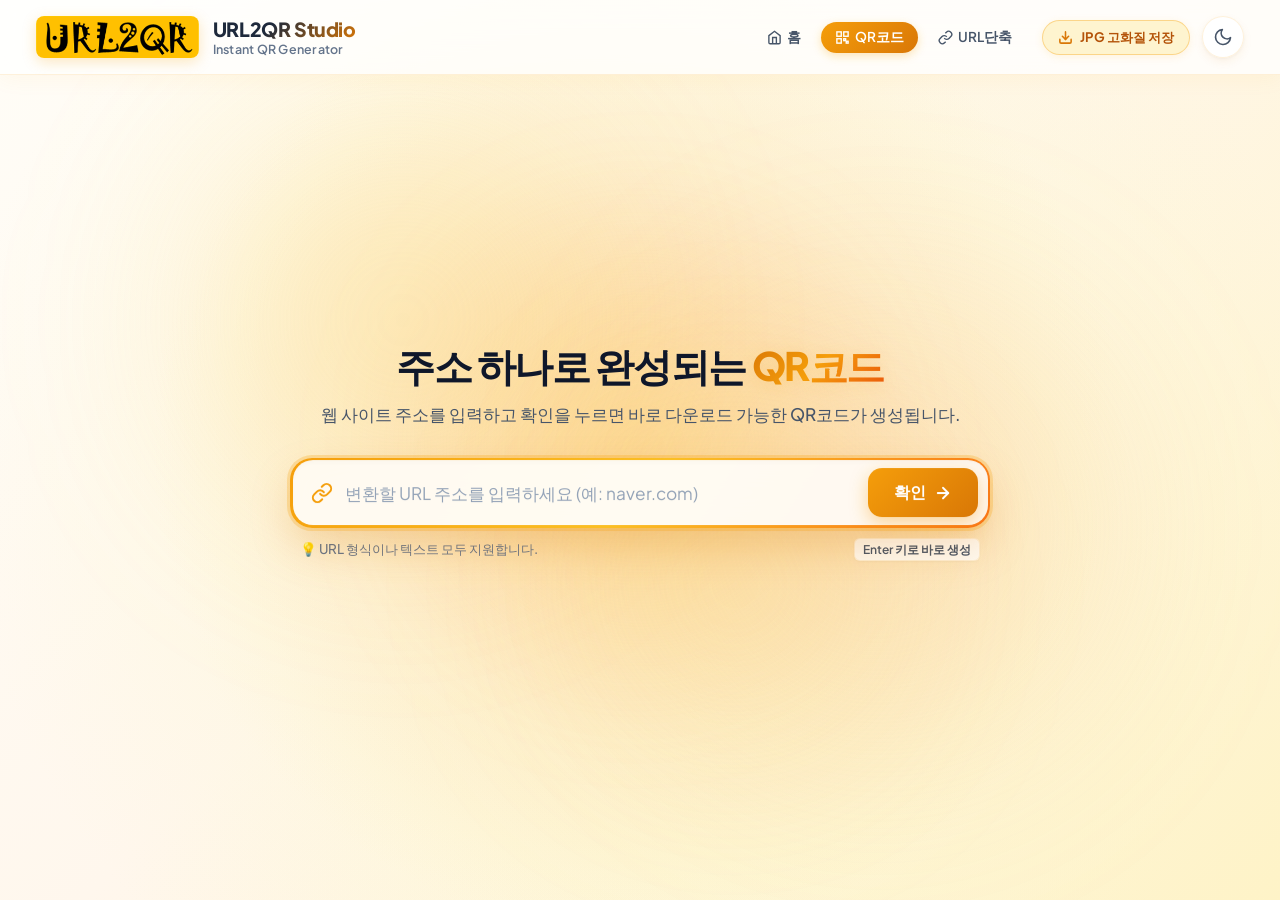
<file: url2qr/index.html>
<!DOCTYPE html>
<html lang="ko">
<head>
  <meta charset="UTF-8">
  <meta name="viewport" content="width=device-width, initial-scale=1.0">
  <meta name="description" content="URL을 입력하면 즉시 QR코드를 생성하고 고화질 JPG로 다운로드할 수 있는 편리하고 빠른 웹 도구입니다.">
  <title>URL2QR - 스마트 QR코드 생성기 & JPG 다운로드</title>
  <link rel="icon" type="image/png" href="img/logo.png">
  <link rel="stylesheet" href="css/style.css">
</head>
<body>
  <!-- Interactive Dynamic Aurora & Cursor Glow Background -->
  <div class="interactive-aurora-bg" id="interactive-aurora-bg" aria-hidden="true">
    <div class="cursor-glow" id="cursor-glow"></div>
    <div class="aurora-orb aurora-orb-1" id="aurora-orb-1"></div>
    <div class="aurora-orb aurora-orb-2" id="aurora-orb-2"></div>
    <div class="aurora-orb aurora-orb-3" id="aurora-orb-3"></div>
  </div>

  <!-- Top Header Navigation -->
  <header class="app-header" id="app-header">
    <a href="#" class="logo-wrapper" id="logo-wrapper" title="홈으로 이동 / 새로고침">
      <img src="img/logo.png" alt="URL2QR 로고" class="logo-img" id="site-logo">
      <div class="logo-text-group">
        <span class="logo-title">URL2QR Studio</span>
        <span class="logo-subtitle">Instant QR Generator</span>
      </div>
    </a>

    <div class="header-right">
      <nav class="nav-menu" aria-label="메인 메뉴">
        <a href="../index.html" class="nav-tab" title="메인 허브 홈으로 이동">
          <svg width="15" height="15" viewBox="0 0 24 24" fill="none" stroke="currentColor" stroke-width="2.2"><path d="M3 9l9-7 9 7v11a2 2 0 0 1-2 2H5a2 2 0 0 1-2-2z"></path><polyline points="9 22 9 12 15 12 15 22"></polyline></svg>
          <span>홈</span>
        </a>
        <a href="index.html" class="nav-tab active" id="nav-btn-qr" title="현재 페이지: QR코드 생성기">
          <svg width="15" height="15" viewBox="0 0 24 24" fill="none" stroke="currentColor" stroke-width="2.2"><rect x="3" y="3" width="7" height="7"></rect><rect x="14" y="3" width="7" height="7"></rect><rect x="3" y="14" width="7" height="7"></rect><rect x="14" y="14" width="3" height="3"></rect><rect x="18" y="18" width="3" height="3"></rect></svg>
          <span>QR코드</span>
        </a>
        <a href="../urlShort/index.html" class="nav-tab" id="nav-btn-short" title="URL 단축기로 이동">
          <svg width="15" height="15" viewBox="0 0 24 24" fill="none" stroke="currentColor" stroke-width="2.2"><path d="M10 13a5 5 0 0 0 7.54.54l3-3a5 5 0 0 0-7.07-7.07l-1.72 1.71"></path><path d="M14 11a5 5 0 0 0-7.54-.54l-3 3a5 5 0 0 0 7.07 7.07l1.71-1.71"></path></svg>
          <span>URL단축</span>
        </a>
      </nav>

      <span class="badge-tag">
        <svg width="15" height="15" viewBox="0 0 24 24" fill="none" stroke="currentColor" stroke-width="2.5" stroke-linecap="round" stroke-linejoin="round">
          <path d="M21 15v4a2 2 0 0 1-2 2H5a2 2 0 0 1-2-2v-4"></path>
          <polyline points="7 10 12 15 17 10"></polyline>
          <line x1="12" y1="15" x2="12" y2="3"></line>
        </svg>
        JPG 고화질 저장
      </span>
      <button type="button" class="theme-toggle-btn" id="theme-toggle" aria-label="테마 변경" title="다크 모드로 전환">
        <svg width="20" height="20" viewBox="0 0 24 24" fill="none" stroke="currentColor" stroke-width="2" stroke-linecap="round" stroke-linejoin="round">
          <path d="M21 12.79A9 9 0 1 1 11.21 3 7 7 0 0 0 21 12.79z"></path>
        </svg>
      </button>
    </div>
  </header>

  <!-- Main Interaction Stage -->
  <main class="main-stage" id="main-stage">
    
    <!-- URL Input Container (Transitions from Center to Bottom) -->
    <section class="input-stage-container" id="input-stage-container" aria-label="URL 입력 영역">
      
      <!-- Stage Hero Header (visible in Center, smoothly fades when moved to bottom) -->
      <div class="stage-hero" id="stage-hero">
        <h1 class="stage-title">
          주소 하나로 완성되는 <span class="gradient-text">QR코드</span>
        </h1>
        <p class="stage-desc">
          웹 사이트 주소를 입력하고 확인을 누르면 바로 다운로드 가능한 QR코드가 생성됩니다.
        </p>
      </div>

      <!-- Input Form -->
      <form class="url-input-form" id="url-form" autocomplete="off">
        <div class="input-glow-wrapper">
          <div class="input-box">
            <span class="input-icon">
              <svg width="22" height="22" viewBox="0 0 24 24" fill="none" stroke="currentColor" stroke-width="2.2" stroke-linecap="round" stroke-linejoin="round">
                <path d="M10 13a5 5 0 0 0 7.54.54l3-3a5 5 0 0 0-7.07-7.07l-1.72 1.71"></path>
                <path d="M14 11a5 5 0 0 0-7.54-.54l-3 3a5 5 0 0 0 7.07 7.07l1.71-1.71"></path>
              </svg>
            </span>
            <input 
              type="text" 
              class="url-input" 
              id="url-input" 
              placeholder="변환할 URL 주소를 입력하세요 (예: naver.com)" 
              aria-label="변환할 URL 입력"
              required
            >
            <button type="button" class="btn-clear" id="btn-clear" aria-label="입력 지우기" title="지우기">
              <svg width="18" height="18" viewBox="0 0 24 24" fill="none" stroke="currentColor" stroke-width="2.5" stroke-linecap="round" stroke-linejoin="round">
                <line x1="18" y1="6" x2="6" y2="18"></line>
                <line x1="6" y1="6" x2="18" y2="18"></line>
              </svg>
            </button>
            <button type="submit" class="btn-submit" id="btn-submit">
              <span>확인</span>
              <svg width="18" height="18" viewBox="0 0 24 24" fill="none" stroke="currentColor" stroke-width="2.5" stroke-linecap="round" stroke-linejoin="round">
                <line x1="5" y1="12" x2="19" y2="12"></line>
                <polyline points="12 5 19 12 12 19"></polyline>
              </svg>
            </button>
          </div>
        </div>

        <div class="input-hint-row">
          <span>💡 URL 형식이나 텍스트 모두 지원합니다.</span>
          <div class="input-hint-shortcuts">
            <span>Enter 키로 바로 생성</span>
          </div>
        </div>
      </form>

      <!-- Bottom Dock Indicator (shown when input moves to bottom) -->
      <div class="bottom-dock-badge" id="bottom-dock-badge">
        <svg width="14" height="14" viewBox="0 0 24 24" fill="none" stroke="currentColor" stroke-width="2" stroke-linecap="round" stroke-linejoin="round">
          <polyline points="23 4 23 10 17 10"></polyline>
          <polyline points="1 20 1 14 7 14"></polyline>
          <path d="M3.51 9a9 9 0 0 1 14.85-3.36L23 10M1 14l4.64 4.36A9 9 0 0 0 20.49 15"></path>
        </svg>
        새로운 URL을 입력하면 실시간으로 QR코드가 업데이트됩니다
      </div>
    </section>

    <!-- Center QR Code Display Section (Visible in Generated State) -->
    <section class="qr-stage-container" id="qr-stage-container" aria-label="생성된 QR코드">
      <div class="qr-card" id="qr-card">
        
        <!-- Target URL Header Chip -->
        <div class="qr-card-header">
          <div class="qr-target-url-chip" title="연결된 URL">
            <svg width="16" height="16" viewBox="0 0 24 24" fill="none" stroke="currentColor" stroke-width="2" stroke-linecap="round" stroke-linejoin="round">
              <path d="M10 13a5 5 0 0 0 7.54.54l3-3a5 5 0 0 0-7.07-7.07l-1.72 1.71"></path>
              <path d="M14 11a5 5 0 0 0-7.54-.54l-3 3a5 5 0 0 0 7.07 7.07l1.71-1.71"></path>
            </svg>
            <span class="qr-target-url-text" id="qr-target-url-text">https://example.com</span>
          </div>
          <button type="button" class="btn-icon-copy" id="btn-copy-url" title="URL 복사" aria-label="URL 복사">
            <svg width="16" height="16" viewBox="0 0 24 24" fill="none" stroke="currentColor" stroke-width="2" stroke-linecap="round" stroke-linejoin="round">
              <rect x="9" y="9" width="13" height="13" rx="2" ry="2"></rect>
              <path d="M5 15H4a2 2 0 0 1-2-2V4a2 2 0 0 1 2-2h9a2 2 0 0 1 2 2v1"></path>
            </svg>
          </button>
        </div>

        <!-- Interactive QR Code Element (Click to download JPG) -->
        <div class="qr-interactive-frame" id="qr-interactive-frame" role="button" tabindex="0" title="QR코드를 클릭하면 고화질 JPG 파일로 다운로드됩니다">
          <div id="qrcode-canvas-container"></div>
          
          <!-- Hover Overlay -->
          <div class="qr-download-overlay" aria-hidden="true">
            <div class="overlay-download-icon">
              <svg width="24" height="24" viewBox="0 0 24 24" fill="none" stroke="currentColor" stroke-width="2.5" stroke-linecap="round" stroke-linejoin="round">
                <path d="M21 15v4a2 2 0 0 1-2 2H5a2 2 0 0 1-2-2v-4"></path>
                <polyline points="7 10 12 15 17 10"></polyline>
                <line x1="12" y1="15" x2="12" y2="3"></line>
              </svg>
            </div>
            <span class="overlay-text">클릭하여 JPG 다운로드</span>
            <span class="overlay-subtext">선명한 고해상도 인쇄용</span>
          </div>
        </div>

        <!-- QR Card Action & Instruction -->
        <div class="qr-card-footer">
          <p class="qr-click-instruction">
            <svg width="16" height="16" viewBox="0 0 24 24" fill="none" stroke="currentColor" stroke-width="2.5" stroke-linecap="round" stroke-linejoin="round" style="color: var(--primary);">
              <polyline points="20 6 9 17 4 12"></polyline>
            </svg>
            <span><strong>QR코드</strong>를 클릭하면 고화질 <strong>JPG 파일</strong>로 다운로드됩니다.</span>
          </p>

          <button type="button" class="btn-download-action" id="btn-download-action">
            <svg width="18" height="18" viewBox="0 0 24 24" fill="none" stroke="currentColor" stroke-width="2.2" stroke-linecap="round" stroke-linejoin="round">
              <path d="M21 15v4a2 2 0 0 1-2 2H5a2 2 0 0 1-2-2v-4"></path>
              <polyline points="7 10 12 15 17 10"></polyline>
              <line x1="12" y1="15" x2="12" y2="3"></line>
            </svg>
            JPG 파일 다운로드
          </button>

          <button type="button" class="btn-reset-view" id="btn-reset-view">
            <svg width="14" height="14" viewBox="0 0 24 24" fill="none" stroke="currentColor" stroke-width="2" stroke-linecap="round" stroke-linejoin="round">
              <line x1="19" y1="12" x2="5" y2="12"></line>
              <polyline points="12 19 5 12 12 5"></polyline>
            </svg>
            처음 화면으로 돌아가기
          </button>
        </div>

      </div>
    </section>

  </main>

  <!-- Global Toast Feedback -->
  <div class="toast-container" id="toast" role="status" aria-live="polite">
    <span class="toast-icon">
      <svg width="18" height="18" viewBox="0 0 24 24" fill="none" stroke="currentColor" stroke-width="2.5" stroke-linecap="round" stroke-linejoin="round">
        <path d="M22 11.08V12a10 10 0 1 1-5.93-9.14"></path>
        <polyline points="22 4 12 14.01 9 11.01"></polyline>
      </svg>
    </span>
    <span id="toast-message">알림</span>
  </div>

  <!-- QR Code Library (Local + CDN fallback) -->
  <script src="js/qrcode.min.js"></script>
  <script>
    if (typeof QRCode === 'undefined') {
      document.write('<script src="https://cdnjs.cloudflare.com/ajax/libs/qrcodejs/1.0.0/qrcode.min.js"><\/script>');
    }
  </script>
  <!-- Main Application Logic with Interactive Cursor Physics -->
  <script src="js/app.js"></script>
<script>
/* URL2QR theme toggle patch — add this script after the existing js/app.js script */
(() => {
  const button = document.getElementById('theme-toggle');
  if (!button) return;

  const style = document.createElement('style');
  style.id = 'url2qr-dark-theme-style';
  style.textContent = `
    body.dark-mode {
      color-scheme: dark;
      --bg-base: #0b1220;
      --bg-gradient-start: #0b1325;
      --bg-gradient-middle: #141b30;
      --bg-gradient-end: #1e2135;
      --text-main: #f1f5f9;
      --text-secondary: #cbd5e1;
      --text-muted: #94a3b8;
      --card-bg: rgba(26, 33, 52, .94);
      --card-solid: #1a2337;
      --card-border: rgba(245, 158, 11, .25);
      --input-bg: rgba(26, 33, 52, .96);
      --input-border: rgba(245, 158, 11, .35);
      --border-subtle: rgba(148, 163, 184, .20);
      --shadow-sm: 0 4px 18px rgba(0, 0, 0, .2);
      --shadow-lg: 0 20px 55px rgba(0, 0, 0, .3);
      background-image: radial-gradient(circle 750px at var(--mouse-x, 50%) var(--mouse-y, 50%),
          rgba(245, 158, 11, .10) 0%, transparent 72%),
        linear-gradient(135deg, var(--bg-gradient-start), var(--bg-gradient-middle) 56%, var(--bg-gradient-end));
    }
    body.dark-mode .app-header { background: rgba(12, 20, 35, .91); border-color: var(--border-subtle); }
    body.dark-mode .logo-title { background: none; -webkit-text-fill-color: #f8fafc; color: #f8fafc; }
    body.dark-mode .logo-subtitle,
    body.dark-mode .stage-desc,
    body.dark-mode .input-hint-row,
    body.dark-mode .qr-click-instruction,
    body.dark-mode .btn-reset-view { color: var(--text-secondary); }
    body.dark-mode .stage-title { color: var(--text-main); }
    body.dark-mode .theme-toggle-btn,
    body.dark-mode .btn-icon-copy { background: #233049; color: #fbbf24; border-color: #43506a; }
    body.dark-mode .theme-toggle-btn:hover,
    body.dark-mode .btn-icon-copy:hover { background: #334155; color: #fde68a; }
    body.dark-mode .badge-tag,
    body.dark-mode .qr-target-url-chip { background: rgba(245, 158, 11, .13); color: #fcd34d; }
    body.dark-mode .input-hint-shortcuts span,
    body.dark-mode .bottom-dock-badge { background: #253047; color: #cbd5e1; }
    body.dark-mode .btn-clear:hover,
    body.dark-mode .btn-reset-view:hover { color: #f8fafc; background: rgba(255, 255, 255, .09); }
    body.dark-mode .qr-interactive-frame { background: #fff; }
    body.dark-mode .qr-card { box-shadow: 0 25px 60px rgba(0,0,0,.32); }
    body.dark-mode .url-input::placeholder { color: #94a3b8; }
    body.dark-mode .aurora-orb-1 { background: radial-gradient(circle, rgba(245, 158, 11, .13), transparent 70%); }
    body.dark-mode .aurora-orb-2 { background: radial-gradient(circle, rgba(99, 102, 241, .14), transparent 70%); }
    body.dark-mode .aurora-orb-3 { background: radial-gradient(circle, rgba(251, 191, 36, .10), transparent 70%); }
    body.dark-mode .cursor-glow { background: radial-gradient(circle, rgba(245, 158, 11, .14), transparent 70%); }
  `;
  document.head.appendChild(style);

  const moon = '<svg width="20" height="20" viewBox="0 0 24 24" fill="none" stroke="currentColor" stroke-width="2" stroke-linecap="round" stroke-linejoin="round"><path d="M21 12.79A9 9 0 1 1 11.21 3 7 7 0 0 0 21 12.79z"/></svg>';
  const sun = '<svg width="20" height="20" viewBox="0 0 24 24" fill="none" stroke="currentColor" stroke-width="2" stroke-linecap="round" stroke-linejoin="round"><circle cx="12" cy="12" r="4"/><path d="M12 2v2m0 16v2M4.93 4.93l1.42 1.42m11.3 11.3 1.42 1.42M2 12h2m16 0h2M4.93 19.07l1.42-1.42m11.3-11.3 1.42-1.42"/></svg>';

  function applyTheme(mode) {
    const dark = mode === 'dark';
    document.body.classList.toggle('dark-mode', dark);
    document.body.classList.toggle('light-mode', !dark);
    button.innerHTML = dark ? sun : moon;
    const label = dark ? '라이트 모드로 전환' : '다크 모드로 전환';
    button.setAttribute('aria-label', label);
    button.title = label;
    try { localStorage.setItem('url2qr_theme', mode); } catch (e) { /* private mode */ }
  }

  let saved;
  try { saved = localStorage.getItem('url2qr_theme'); } catch (e) { /* storage blocked */ }
  const prefersDark = window.matchMedia && window.matchMedia('(prefers-color-scheme: dark)').matches;
  applyTheme(saved === 'dark' || (saved !== 'light' && prefersDark) ? 'dark' : 'light');
  button.addEventListener('click', () => applyTheme(document.body.classList.contains('dark-mode') ? 'light' : 'dark'));
})();

</script>  
</body>
</html>
</file>
<file: url2qr/css/style.css>
/* ==========================================================================
   Design System & Modern Styling for URL2QR (Bright & Interactive Gradient)
   ========================================================================== */

@import url('https://fonts.googleapis.com/css2?family=Pretendard:wght@300;400;500;600;700;800&family=Plus+Jakarta+Sans:wght@400;500;600;700;800&display=swap');

:root {
  /* Dynamic Cursor-driven Variables (Updated by JS with smooth lerp) */
  --mouse-x: 50%;
  --mouse-y: 50%;
  --mouse-ratio-x: 0.5;
  --mouse-ratio-y: 0.5;
  --dynamic-hue-1: 38;      /* Warm Amber / Gold Hue (shifts between 30 and 52) */
  --dynamic-hue-2: 48;      /* Sunshine Yellow Hue */
  --dynamic-angle: 135deg;  /* Rotates smoothly as cursor moves */

  /* Bright & Warm Amber Color Palette - Harmonized with Logo */
  --bg-base: #fffdfa;
  --bg-gradient-start: #fffdf7;
  --bg-gradient-middle: #fff7ed;
  --bg-gradient-end: #fef3c7;

  --primary: #f59e0b;           /* Vibrant Amber */
  --primary-hover: #d97706;     /* Deep Amber */
  --primary-light: #fffbeb;     /* Soft Cream */
  --primary-glow: rgba(245, 158, 11, 0.28);
  --accent-gold: #f7b500;       /* Logo Signature Golden Yellow */
  --accent-peach: #ffedd5;

  --text-main: #0f172a;         /* High-contrast Slate Black */
  --text-secondary: #475569;    /* Clean Dark Gray */
  --text-muted: #8492a6;        /* Subtle Slate */

  --card-bg: rgba(255, 255, 255, 0.86);
  --card-solid: #ffffff;
  --card-border: rgba(245, 158, 11, 0.22);
  --card-border-glow: rgba(245, 158, 11, 0.45);

  --input-bg: rgba(255, 255, 255, 0.94);
  --input-border: rgba(245, 158, 11, 0.28);

  --border-subtle: rgba(245, 158, 11, 0.14);
  --border-highlight: rgba(245, 158, 11, 0.5);

  --shadow-sm: 0 4px 10px rgba(217, 119, 6, 0.08), 0 1px 3px rgba(0, 0, 0, 0.04);
  --shadow-lg: 0 20px 45px -10px rgba(217, 119, 6, 0.16), 0 8px 18px -4px rgba(0, 0, 0, 0.04);
  --shadow-glow: 0 0 35px rgba(245, 158, 11, 0.32);

  --radius-sm: 8px;
  --radius-md: 14px;
  --radius-lg: 22px;
  --radius-full: 9999px;

  --transition-smooth: all 0.5s cubic-bezier(0.16, 1, 0.3, 1);
  --transition-fast: all 0.2s ease;
}

/* Base Reset & Typography */
* {
  margin: 0;
  padding: 0;
  box-sizing: border-box;
  -webkit-font-smoothing: antialiased;
}

body {
  font-family: 'Pretendard', 'Plus Jakarta Sans', -apple-system, BlinkMacSystemFont, system-ui, Roboto, sans-serif;
  min-height: 100vh;
  color: var(--text-main);
  overflow-x: hidden;
  position: relative;
  display: flex;
  flex-direction: column;
  background-color: var(--bg-base);
  
  /* Interactive Cursor-Responsive Gradient Layer */
  background-image: 
    radial-gradient(circle 650px at var(--mouse-x, 50%) var(--mouse-y, 50%), 
      hsla(var(--dynamic-hue-1, 38), 98%, 70%, 0.42) 0%, 
      hsla(var(--dynamic-hue-2, 48), 94%, 82%, 0.25) 45%, 
      transparent 75%),
    radial-gradient(circle 850px at calc(100% - var(--mouse-x, 50%)) calc(100% - var(--mouse-y, 50%)), 
      hsla(calc(var(--dynamic-hue-1, 38) - 12), 92%, 78%, 0.32) 0%, 
      hsla(calc(var(--dynamic-hue-2, 48) + 8), 88%, 88%, 0.22) 50%, 
      transparent 80%),
    linear-gradient(var(--dynamic-angle, 135deg), 
      var(--bg-gradient-start) 0%, 
      var(--bg-gradient-middle) 45%, 
      var(--bg-gradient-end) 100%);
  background-attachment: fixed;
  transition: background-color 0.4s ease;
}

/* --------------------------------------------------------------------------
   Interactive Aurora Light Spheres (Follow cursor gently with Lerp)
   -------------------------------------------------------------------------- */
.interactive-aurora-bg {
  position: fixed;
  top: 0;
  left: 0;
  width: 100vw;
  height: 100vh;
  pointer-events: none;
  z-index: 0;
  overflow: hidden;
}

.cursor-glow {
  position: absolute;
  top: 0;
  left: 0;
  width: 480px;
  height: 480px;
  border-radius: 50%;
  background: radial-gradient(circle, 
    hsla(var(--dynamic-hue-2, 48), 96%, 68%, 0.35) 0%, 
    hsla(var(--dynamic-hue-1, 38), 95%, 75%, 0.18) 50%, 
    transparent 70%);
  filter: blur(65px);
  transform: translate(calc(var(--mouse-x, 50%) - 240px), calc(var(--mouse-y, 50%) - 240px));
  transition: opacity 0.3s ease;
  will-change: transform;
}

.aurora-orb {
  position: absolute;
  border-radius: 50%;
  filter: blur(85px);
  pointer-events: none;
  will-change: transform;
}

.aurora-orb-1 {
  width: 550px;
  height: 550px;
  background: radial-gradient(circle, hsla(42, 98%, 74%, 0.45) 0%, transparent 70%);
  top: 5%;
  left: 10%;
  animation: floatOrb1 18s ease-in-out infinite alternate;
}

.aurora-orb-2 {
  width: 600px;
  height: 600px;
  background: radial-gradient(circle, hsla(28, 95%, 78%, 0.4) 0%, transparent 70%);
  bottom: 8%;
  right: 8%;
  animation: floatOrb2 22s ease-in-out infinite alternate;
}

.aurora-orb-3 {
  width: 450px;
  height: 450px;
  background: radial-gradient(circle, hsla(50, 92%, 80%, 0.35) 0%, transparent 70%);
  top: 40%;
  right: 25%;
  animation: floatOrb3 15s ease-in-out infinite alternate;
}

@keyframes floatOrb1 {
  0% { transform: translate(0, 0) scale(1); }
  50% { transform: translate(60px, 40px) scale(1.08); }
  100% { transform: translate(-30px, 60px) scale(0.95); }
}

@keyframes floatOrb2 {
  0% { transform: translate(0, 0) scale(1); }
  50% { transform: translate(-50px, -40px) scale(1.1); }
  100% { transform: translate(40px, -20px) scale(0.92); }
}

@keyframes floatOrb3 {
  0% { transform: translate(0, 0) scale(1); }
  50% { transform: translate(-30px, 50px) scale(1.05); }
  100% { transform: translate(50px, -30px) scale(0.96); }
}

/* --------------------------------------------------------------------------
   Header Section - Clean Pure Glass Header
   -------------------------------------------------------------------------- */
.app-header {
  position: fixed;
  top: 0;
  left: 0;
  width: 100%;
  display: flex;
  align-items: center;
  justify-content: space-between;
  padding: 16px 36px;
  z-index: 50;
  backdrop-filter: blur(20px);
  -webkit-backdrop-filter: blur(20px);
  background: rgba(255, 255, 255, 0.78);
  border-bottom: 1px solid var(--border-subtle);
  box-shadow: 0 4px 20px rgba(245, 158, 11, 0.06);
  transition: var(--transition-smooth);
}

.logo-wrapper {
  display: flex;
  align-items: center;
  gap: 14px;
  cursor: pointer;
  text-decoration: none;
  user-select: none;
}

.logo-img {
  height: 42px;
  width: auto;
  object-fit: contain;
  border-radius: var(--radius-sm);
  box-shadow: 0 4px 14px rgba(245, 158, 11, 0.25);
  transition: transform 0.25s cubic-bezier(0.34, 1.56, 0.64, 1), box-shadow 0.25s ease;
}

.logo-wrapper:hover .logo-img {
  transform: scale(1.08) rotate(-1.5deg);
  box-shadow: 0 6px 20px rgba(245, 158, 11, 0.4);
}

.logo-text-group {
  display: flex;
  flex-direction: column;
}

.logo-title {
  font-size: 1.22rem;
  font-weight: 800;
  letter-spacing: -0.02em;
  background: linear-gradient(135deg, #1e293b 40%, #d97706 100%);
  -webkit-background-clip: text;
  -webkit-text-fill-color: transparent;
}

.logo-subtitle {
  font-size: 0.78rem;
  color: #64748b;
  font-weight: 600;
  letter-spacing: 0.02em;
}

.header-right {
  display: flex;
  align-items: center;
  gap: 12px;
}

.nav-menu {
  display: flex;
  align-items: center;
  gap: 6px;
  margin-right: 4px;
}

.nav-tab {
  display: inline-flex;
  align-items: center;
  gap: 5px;
  padding: 6px 14px;
  border-radius: var(--radius-full);
  text-decoration: none;
  font-size: 0.85rem;
  font-weight: 600;
  color: var(--text-secondary);
  background: transparent;
  transition: var(--transition-fast);
}

.nav-tab:hover {
  color: var(--primary);
  background: rgba(245, 158, 11, 0.1);
}

.nav-tab.active {
  color: #ffffff;
  background: linear-gradient(135deg, var(--primary) 0%, var(--primary-hover) 100%);
  box-shadow: 0 3px 10px var(--primary-glow);
}

.badge-tag {
  display: inline-flex;
  align-items: center;
  gap: 7px;
  padding: 7px 15px;
  font-size: 0.82rem;
  font-weight: 700;
  color: #b45309;
  background: rgba(254, 243, 199, 0.85);
  border: 1px solid rgba(245, 158, 11, 0.35);
  border-radius: var(--radius-full);
  box-shadow: 0 2px 8px rgba(245, 158, 11, 0.12);
}

.badge-tag svg {
  color: #d97706;
}

.theme-toggle-btn {
  background: rgba(255, 255, 255, 0.85);
  border: 1px solid var(--border-subtle);
  color: #475569;
  width: 42px;
  height: 42px;
  border-radius: 50%;
  cursor: pointer;
  display: flex;
  align-items: center;
  justify-content: center;
  transition: var(--transition-fast);
  box-shadow: var(--shadow-sm);
}

.theme-toggle-btn:hover {
  background: #fffbeb;
  color: #d97706;
  border-color: var(--primary);
  transform: rotate(20deg);
  box-shadow: 0 4px 12px rgba(245, 158, 11, 0.25);
}

/* --------------------------------------------------------------------------
   Main Workspace
   -------------------------------------------------------------------------- */
.main-stage {
  flex: 1;
  position: relative;
  width: 100%;
  max-width: 1200px;
  margin: 0 auto;
  padding: 85px 24px 120px;
  display: flex;
  flex-direction: column;
  justify-content: center;
  align-items: center;
  z-index: 10;
  min-height: 100vh;
}

/* --------------------------------------------------------------------------
   URL Input Container - Smooth Transition from Center (Initial) to Bottom (Generated)
   -------------------------------------------------------------------------- */
.input-stage-container {
  width: 100%;
  max-width: 700px;
  display: flex;
  flex-direction: column;
  align-items: center;
  position: fixed;
  top: 50%;
  left: 50%;
  transform: translate(-50%, -50%);
  transition: top 0.7s cubic-bezier(0.16, 1, 0.3, 1), transform 0.7s cubic-bezier(0.16, 1, 0.3, 1), max-width 0.6s ease;
  z-index: 30;
}

/* When in Generated State: Moves smoothly to Bottom of viewport */
body.state-generated .input-stage-container {
  top: calc(100vh - 65px);
  transform: translate(-50%, -50%);
  max-width: 660px;
}

/* Hero Titles (Visible in Center/Initial state, gently fades in Generated state) */
.stage-hero {
  text-align: center;
  margin-bottom: 30px;
  transition: opacity 0.4s ease, transform 0.4s ease, max-height 0.4s ease;
  max-height: 220px;
}

body.state-generated .stage-hero {
  opacity: 0;
  pointer-events: none;
  max-height: 0;
  margin-bottom: 0;
  overflow: hidden;
  transform: translateY(-20px);
}

.stage-title {
  font-size: 2.45rem;
  font-weight: 800;
  letter-spacing: -0.035em;
  line-height: 1.25;
  margin-bottom: 12px;
  color: #0f172a;
}

.stage-title .gradient-text {
  background: linear-gradient(135deg, #d97706 0%, #f59e0b 50%, #ea580c 100%);
  -webkit-background-clip: text;
  -webkit-text-fill-color: transparent;
  display: inline-block;
  filter: drop-shadow(0 2px 8px rgba(245, 158, 11, 0.2));
}

.stage-desc {
  font-size: 1.08rem;
  color: #475569;
  font-weight: 500;
  line-height: 1.5;
}

/* Input Form Box */
.url-input-form {
  width: 100%;
  display: flex;
  flex-direction: column;
  gap: 12px;
}

.input-glow-wrapper {
  position: relative;
  width: 100%;
  border-radius: var(--radius-lg);
  padding: 2.5px;
  background: linear-gradient(135deg, rgba(245, 158, 11, 0.45), rgba(251, 191, 36, 0.3), rgba(255, 255, 255, 0.9));
  box-shadow: 0 15px 35px -5px rgba(217, 119, 6, 0.16), 0 5px 15px rgba(0, 0, 0, 0.04);
  transition: var(--transition-fast);
}

.input-glow-wrapper:focus-within {
  background: linear-gradient(135deg, #f59e0b, #fbbf24, #f97316);
  box-shadow: 0 0 0 3px rgba(245, 158, 11, 0.25), 0 20px 45px -5px rgba(217, 119, 6, 0.28);
}

.input-box {
  display: flex;
  align-items: center;
  background: var(--input-bg);
  border-radius: calc(var(--radius-lg) - 2px);
  padding: 8px 10px 8px 18px;
  backdrop-filter: blur(25px);
  gap: 12px;
  box-shadow: inset 0 2px 4px rgba(0, 0, 0, 0.02);
}

.input-icon {
  color: var(--primary);
  display: flex;
  align-items: center;
  justify-content: center;
  flex-shrink: 0;
}

.url-input {
  flex: 1;
  background: transparent;
  border: none;
  outline: none;
  font-size: 1.08rem;
  font-family: inherit;
  color: var(--text-main);
  padding: 10px 0;
  min-width: 0;
  font-weight: 500;
}

.url-input::placeholder {
  color: #94a3b8;
  font-weight: 400;
}

.btn-clear {
  background: transparent;
  border: none;
  color: #94a3b8;
  cursor: pointer;
  padding: 6px;
  border-radius: 50%;
  display: none;
  align-items: center;
  justify-content: center;
  transition: var(--transition-fast);
}

.btn-clear.active {
  display: flex;
}

.btn-clear:hover {
  color: #0f172a;
  background: rgba(0, 0, 0, 0.06);
}

/* Submit Button - Vibrant Amber Gradient */
.btn-submit {
  display: inline-flex;
  align-items: center;
  justify-content: center;
  gap: 8px;
  background: linear-gradient(135deg, #f59e0b 0%, #d97706 100%);
  color: #ffffff;
  border: none;
  padding: 13px 26px;
  border-radius: var(--radius-md);
  font-size: 1.02rem;
  font-weight: 700;
  font-family: inherit;
  cursor: pointer;
  transition: var(--transition-fast);
  box-shadow: 0 6px 18px rgba(245, 158, 11, 0.38);
  white-space: nowrap;
}

.btn-submit:hover {
  transform: translateY(-2px);
  box-shadow: 0 8px 24px rgba(245, 158, 11, 0.5);
  background: linear-gradient(135deg, #fbbf24 0%, #f59e0b 100%);
}

.btn-submit:active {
  transform: translateY(0);
}

/* Helper Hints */
.input-hint-row {
  display: flex;
  align-items: center;
  justify-content: space-between;
  padding: 0 10px;
  font-size: 0.84rem;
  color: #64748b;
  font-weight: 500;
  transition: var(--transition-fast);
}

body.state-generated .input-hint-row {
  display: none;
}

.input-hint-shortcuts span {
  background: rgba(255, 255, 255, 0.8);
  padding: 3px 8px;
  border-radius: 6px;
  border: 1px solid var(--border-subtle);
  font-size: 0.75rem;
  color: #475569;
  font-weight: 600;
  box-shadow: 0 1px 3px rgba(0, 0, 0, 0.04);
}

/* Bottom State Indicator (shown when moved to bottom) */
.bottom-dock-badge {
  display: none;
  align-items: center;
  gap: 7px;
  font-size: 0.8rem;
  color: #b45309;
  font-weight: 600;
  margin-top: 6px;
  background: rgba(255, 255, 255, 0.95);
  padding: 5px 14px;
  border-radius: var(--radius-full);
  border: 1px solid rgba(245, 158, 11, 0.3);
  box-shadow: 0 4px 14px rgba(217, 119, 6, 0.12);
}

body.state-generated .bottom-dock-badge {
  display: flex;
  animation: fadeIn 0.4s ease;
}

/* --------------------------------------------------------------------------
   Center QR Code Display Section
   -------------------------------------------------------------------------- */
.qr-stage-container {
  position: fixed;
  top: 45%;
  left: 50%;
  transform: translate(-50%, -50%) scale(0.85);
  opacity: 0;
  pointer-events: none;
  transition: all 0.65s cubic-bezier(0.16, 1, 0.3, 1);
  display: flex;
  flex-direction: column;
  align-items: center;
  z-index: 20;
}

body.state-generated .qr-stage-container {
  opacity: 1;
  pointer-events: auto;
  transform: translate(-50%, -50%) scale(1);
}

/* QR Code Card - Clean Pure Glass Aesthetic */
.qr-card {
  background: var(--card-bg);
  backdrop-filter: blur(28px);
  -webkit-backdrop-filter: blur(28px);
  border: 1px solid var(--card-border);
  border-radius: var(--radius-lg);
  padding: 34px 38px;
  box-shadow: 0 25px 60px -15px rgba(217, 119, 6, 0.2), 0 0 1px 1px rgba(255, 255, 255, 0.9);
  display: flex;
  flex-direction: column;
  align-items: center;
  gap: 22px;
  position: relative;
  transition: var(--transition-smooth);
}

.qr-card-header {
  width: 100%;
  display: flex;
  align-items: center;
  justify-content: space-between;
  gap: 16px;
}

.qr-target-url-chip {
  display: flex;
  align-items: center;
  gap: 8px;
  background: rgba(254, 243, 199, 0.6);
  padding: 7px 16px;
  border-radius: var(--radius-full);
  border: 1px solid rgba(245, 158, 11, 0.3);
  font-size: 0.88rem;
  color: #78350f;
  font-weight: 600;
  max-width: 280px;
  overflow: hidden;
  text-overflow: ellipsis;
  white-space: nowrap;
}

.qr-target-url-chip svg {
  color: #d97706;
  flex-shrink: 0;
}

.qr-target-url-text {
  overflow: hidden;
  text-overflow: ellipsis;
  white-space: nowrap;
}

.btn-icon-copy {
  background: rgba(255, 255, 255, 0.9);
  border: 1px solid var(--border-subtle);
  color: #64748b;
  width: 36px;
  height: 36px;
  border-radius: 50%;
  display: flex;
  align-items: center;
  justify-content: center;
  cursor: pointer;
  transition: var(--transition-fast);
  box-shadow: 0 2px 6px rgba(0, 0, 0, 0.05);
}

.btn-icon-copy:hover {
  color: #d97706;
  border-color: var(--primary);
  background: #fffbeb;
  transform: scale(1.08);
}

/* Interactive QR Code Frame (Clickable for JPG download) */
.qr-interactive-frame {
  position: relative;
  background: #ffffff;
  padding: 22px;
  border-radius: var(--radius-md);
  box-shadow: 0 12px 32px rgba(217, 119, 6, 0.16), 0 1px 3px rgba(0, 0, 0, 0.06);
  border: 1px solid rgba(245, 158, 11, 0.2);
  cursor: pointer;
  transition: transform 0.3s cubic-bezier(0.34, 1.56, 0.64, 1), box-shadow 0.3s ease;
  overflow: hidden;
  display: flex;
  align-items: center;
  justify-content: center;
}

.qr-interactive-frame:hover {
  transform: translateY(-6px) scale(1.03);
  box-shadow: 0 22px 50px rgba(245, 158, 11, 0.35);
  border-color: var(--primary);
}

.qr-interactive-frame:active {
  transform: translateY(-1px) scale(0.99);
}

/* The actual QR Canvas/Element */
#qrcode-canvas-container {
  display: flex;
  align-items: center;
  justify-content: center;
  width: 256px;
  height: 256px;
}

#qrcode-canvas-container canvas,
#qrcode-canvas-container img {
  display: block;
  width: 256px !important;
  height: 256px !important;
  image-rendering: pixelated;
}

/* Hover Overlay on QR code indicating click-to-download */
.qr-download-overlay {
  position: absolute;
  top: 0;
  left: 0;
  width: 100%;
  height: 100%;
  background: rgba(15, 23, 42, 0.85);
  backdrop-filter: blur(4px);
  display: flex;
  flex-direction: column;
  align-items: center;
  justify-content: center;
  gap: 10px;
  color: #ffffff;
  opacity: 0;
  transition: opacity 0.25s ease;
  user-select: none;
}

.qr-interactive-frame:hover .qr-download-overlay {
  opacity: 1;
}

.overlay-download-icon {
  width: 50px;
  height: 50px;
  background: linear-gradient(135deg, #fbbf24, #f59e0b);
  color: #0f172a;
  border-radius: 50%;
  display: flex;
  align-items: center;
  justify-content: center;
  box-shadow: 0 4px 18px rgba(245, 158, 11, 0.6);
  animation: bounceMini 1.2s infinite ease-in-out;
}

.overlay-text {
  font-size: 0.98rem;
  font-weight: 700;
  letter-spacing: -0.01em;
}

.overlay-subtext {
  font-size: 0.78rem;
  color: #fef08a;
  font-weight: 600;
}

/* QR Card Footer */
.qr-card-footer {
  display: flex;
  flex-direction: column;
  align-items: center;
  gap: 14px;
  width: 100%;
}

.qr-click-instruction {
  font-size: 0.9rem;
  color: #475569;
  display: flex;
  align-items: center;
  gap: 6px;
}

.qr-click-instruction strong {
  color: #b45309;
  font-weight: 700;
}

.btn-download-action {
  width: 100%;
  display: inline-flex;
  align-items: center;
  justify-content: center;
  gap: 8px;
  padding: 13px 22px;
  background: linear-gradient(135deg, #f59e0b 0%, #d97706 100%);
  color: #ffffff;
  border: none;
  border-radius: var(--radius-md);
  font-size: 0.98rem;
  font-weight: 700;
  font-family: inherit;
  cursor: pointer;
  transition: var(--transition-fast);
  box-shadow: 0 6px 18px rgba(245, 158, 11, 0.35);
}

.btn-download-action:hover {
  transform: translateY(-2px);
  box-shadow: 0 8px 25px rgba(245, 158, 11, 0.48);
  background: linear-gradient(135deg, #fbbf24 0%, #f59e0b 100%);
}

.btn-download-action:active {
  transform: translateY(0);
}

.btn-reset-view {
  background: transparent;
  border: none;
  color: #64748b;
  font-size: 0.84rem;
  font-weight: 600;
  cursor: pointer;
  display: inline-flex;
  align-items: center;
  gap: 5px;
  padding: 6px 12px;
  border-radius: var(--radius-sm);
  transition: var(--transition-fast);
}

.btn-reset-view:hover {
  color: #0f172a;
  background: rgba(245, 158, 11, 0.12);
}

/* --------------------------------------------------------------------------
   Toast Notification
   -------------------------------------------------------------------------- */
.toast-container {
  position: fixed;
  top: 85px;
  left: 50%;
  transform: translateX(-50%) translateY(-20px);
  opacity: 0;
  pointer-events: none;
  background: rgba(15, 23, 42, 0.92);
  backdrop-filter: blur(14px);
  border: 1px solid rgba(245, 158, 11, 0.4);
  color: #ffffff;
  padding: 12px 24px;
  border-radius: var(--radius-full);
  box-shadow: 0 10px 30px rgba(0, 0, 0, 0.25);
  display: flex;
  align-items: center;
  gap: 10px;
  font-size: 0.92rem;
  font-weight: 600;
  z-index: 100;
  transition: all 0.35s cubic-bezier(0.16, 1, 0.3, 1);
}

.toast-container.show {
  transform: translateX(-50%) translateY(0);
  opacity: 1;
}

.toast-icon {
  color: #fbbf24;
  display: flex;
}

/* --------------------------------------------------------------------------
   Animations
   -------------------------------------------------------------------------- */
@keyframes bounceMini {
  0%, 100% {
    transform: translateY(0);
  }
  50% {
    transform: translateY(-5px);
  }
}

@keyframes fadeIn {
  from {
    opacity: 0;
    transform: translateY(10px);
  }
  to {
    opacity: 1;
    transform: translateY(0);
  }
}

@keyframes shake {
  0%, 100% {
    transform: translateX(0);
  }
  20%, 60% {
    transform: translateX(-8px);
  }
  40%, 80% {
    transform: translateX(8px);
  }
}

/* Responsive Breakpoints */
@media (max-width: 768px) {
  .app-header {
    padding: 12px 20px;
  }

  .stage-title {
    font-size: 1.95rem;
  }

  .main-stage {
    padding: 75px 16px 140px;
  }

  .qr-card {
    padding: 26px 20px;
    width: 90vw;
    max-width: 360px;
  }

  #qrcode-canvas-container,
  #qrcode-canvas-container canvas,
  #qrcode-canvas-container img {
    width: 210px !important;
    height: 210px !important;
  }

  body.state-generated .input-stage-container {
    top: calc(100vh - 60px);
    width: calc(100% - 32px);
  }
}
</file>
